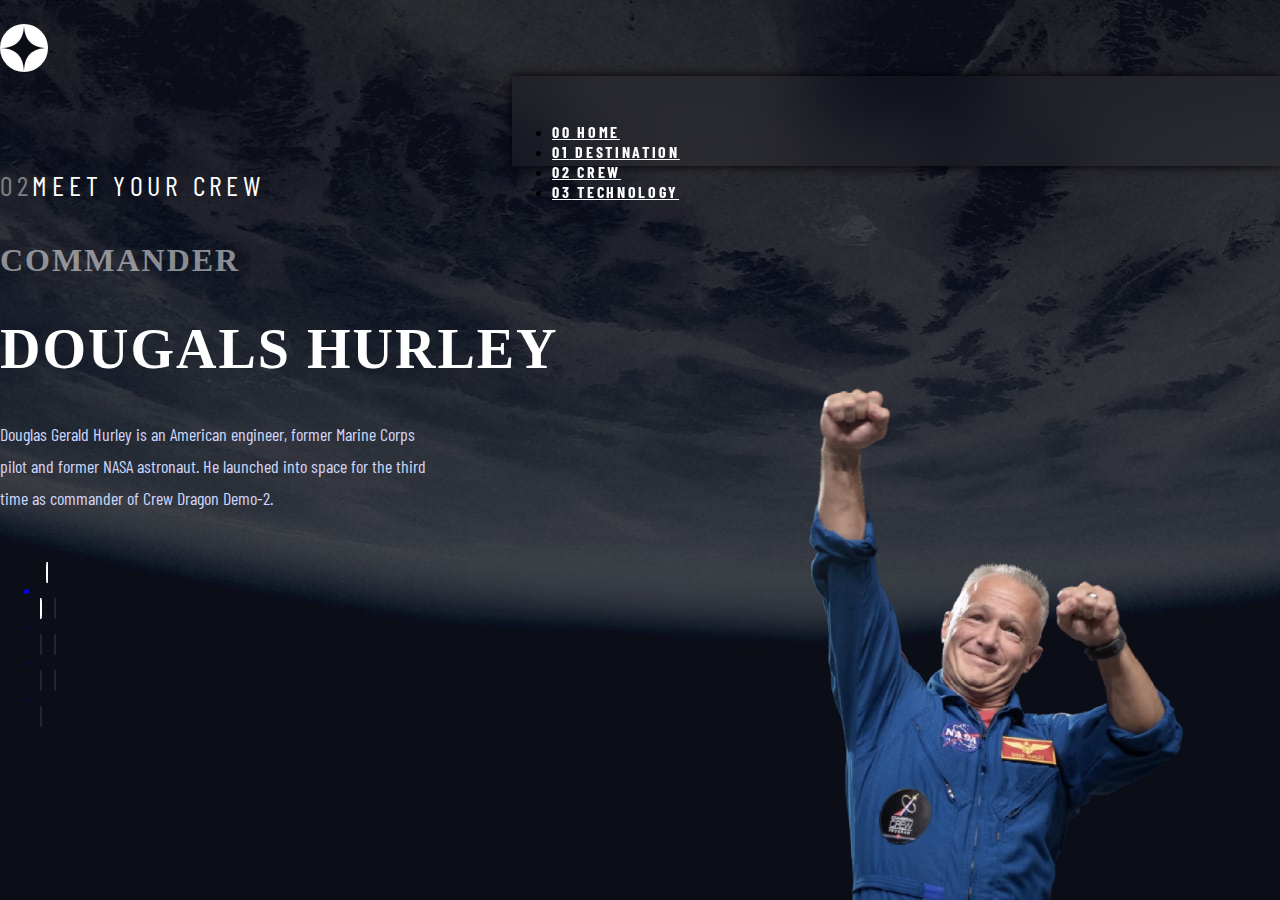
<file: crew-commander.html>
<!DOCTYPE html>
<html lang="en">
<head>
  <meta charset="UTF-8">
  <meta name="viewport" content="width=device-width, initial-scale=1.0">
  
  <link rel="icon" type="image/png" sizes="32x32" href="./assets/favicon-32x32.png">
  
  <title>Frontend Mentor | Space tourism website</title>
  <!--Bootstrap CSS only -->
  <link href="https://cdn.jsdelivr.net/npm/bootstrap@5.2.3/dist/css/bootstrap.min.css" rel="stylesheet" integrity="sha384-rbsA2VBKQhggwzxH7pPCaAqO46MgnOM80zW1RWuH61DGLwZJEdK2Kadq2F9CUG65" crossorigin="anonymous">
  <!-- CSS only -->
  <link rel="stylesheet" href="index.css">
  <!-- Font only -->
  <link rel="preconnect" href="https://fonts.googleapis.com">
  <link rel="preconnect" href="https://fonts.gstatic.com" crossorigin>
  <link href="https://fonts.googleapis.com/css2?family=Barlow+Condensed:wght@300&display=swap" rel="stylesheet">
</head>
<body>
  
  <div class="crewbackground">
    <!-- nav bar -->
    <nav class="navbar ">
      <div class="container-md navbar_above">
        <a href="#intro" class="navbar-brand">
          <img src="assets/shared/logo.svg" alt="">
        </a>
        
        <img src="assets/shared/icon-hamburger.svg" class="bar">
        
        
        <!-- <div class="longbar"></div> -->
        
        <div class=" mt-4 option">
          <ul class="d-flex column text-center list-unstyled  ">
            <li class="px-3  col-3"><a class="text-decoration-none push" href="index.html"><span class="d-none d-xl-inline">00</span> HOME</a></li>
            <li class="px-3  col-3"><a class="text-decoration-none push" href="destination-moon.html"><span class="d-none d-xl-inline">01</span> DESTINATION</a></li>
            <li class="px-3  col-3"><a class="text-decoration-none push" href="crew-commander.html"><span class="d-none d-xl-inline">02</span> CREW</a></li>
            <li class="px-3  col-3"><a class="text-decoration-none push" href="technology-vehicle.html"><span class="d-none d-xl-inline">03</span> TECHNOLOGY</a></li>
          </ul>
        </div>
        
        <div class="toggle_list ">
          <ul>
            <li><a href="index.html" >HOME</a></li>
            <hr class="line">
            <li><a href="destination-moon.html" >DESTINATION</a></li>
            <hr class="line">
            <li><a href="crew-commander.html" >CREW</a></li>
            <hr class="line">
            <li><a href="technology-vehicle.html" >TECHNOLOGY</a></li>
          </ul>
        </div>
      </div>
    </nav>
    
    <div>
      
    </div>

    <!-- text -->
    <div class="container">
      <div class="row text_margin  justify-content-around changedirection align-items-center">
        <div class="col-12 col-lg-6 text-lg-start text-center mt-lg-5 ">
          <p class="meet  text-center text-lg-start my-5 my-lg-0"><span class="line pe-4">02</span>MEET YOUR CREW</p>
          <div class="mt-5 mt-lg-0">
            <h2 class="career">COMMANDER</h2>
            <h1 class="name">DOUGALS HURLEY</h1>
            <p class="below_space text-width">Douglas Gerald Hurley is an American engineer, former Marine Corps pilot and former NASA astronaut. He launched into space for the third time as commander of Crew Dragon Demo-2.</p>
            
              <ul class="row list-unstyled justify-content-center justify-content-lg-start my-5 my-lg-0">
                <a href="crew-commander.html" class=" numberTabHover"><li ></li></a>
                <a href="crew-specialist.html" class="circle"><li ></li></a>
                <a href="crew-pilot.html" class="circle"><li ></li></a>
                <a href="crew-engineer.html" class="circle"><li ></li></a>
              </ul>
            
          </div>  
        </div>
        <div class="col-12 col-lg-6 profilecolumn text-center mt-5 mt-lg-0 bor">
          
          <img src="assets/crew/image-douglas-hurley.webp" class="profile">
          
        </div>
      </div>
    </div>
    
    
    
    
    
    
    <script src="https://cdn.jsdelivr.net/npm/bootstrap@5.2.3/dist/js/bootstrap.bundle.min.js" integrity="sha384-kenU1KFdBIe4zVF0s0G1M5b4hcpxyD9F7jL+jjXkk+Q2h455rYXK/7HAuoJl+0I4" crossorigin="anonymous"></script>
    <script src="index.js"></script>
  </body>
  </html>
</file>
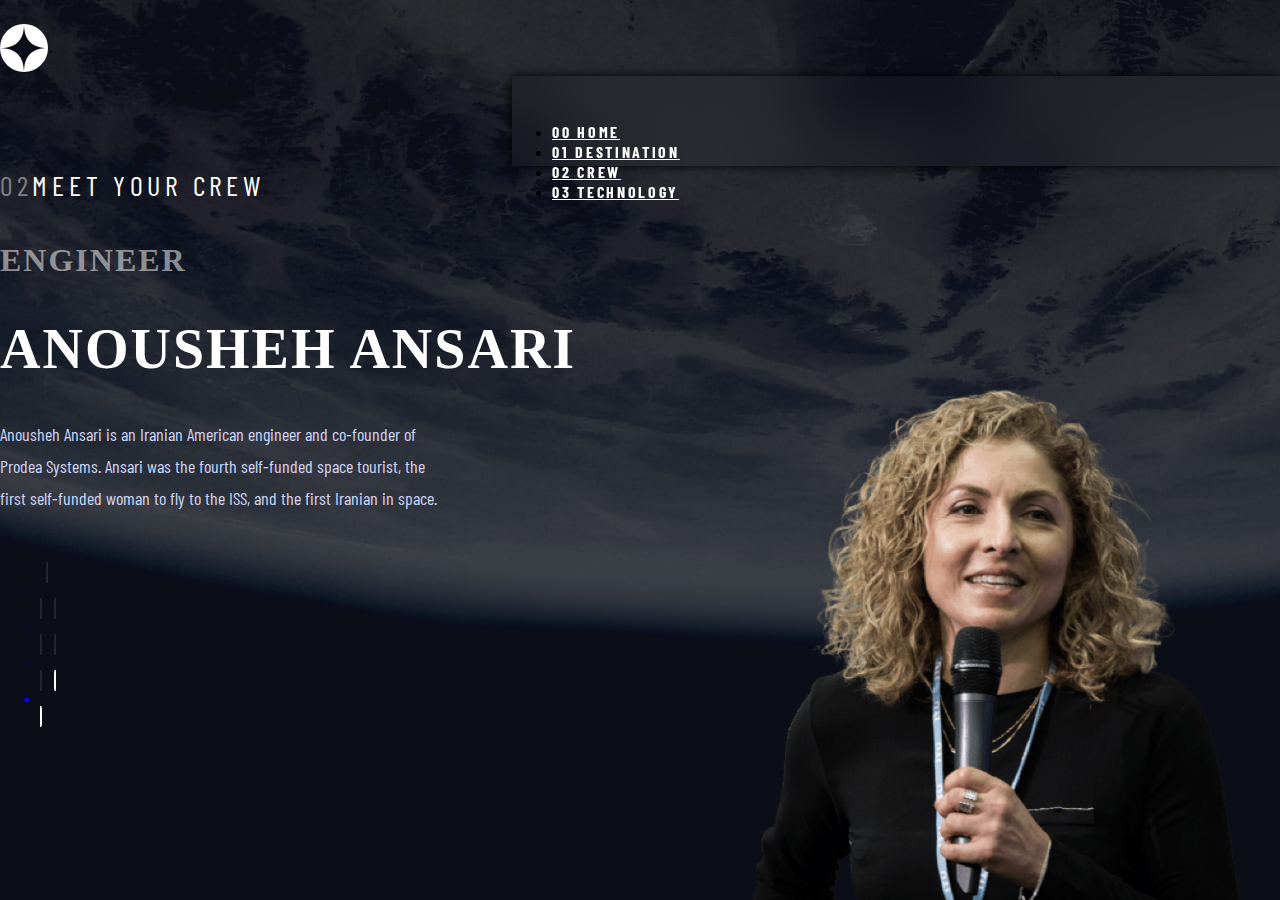
<file: crew-engineer.html>
<!DOCTYPE html>
<html lang="en">
<head>
  <meta charset="UTF-8">
  <meta name="viewport" content="width=device-width, initial-scale=1.0">
  
  <link rel="icon" type="image/png" sizes="32x32" href="./assets/favicon-32x32.png">
  
  <title>Frontend Mentor | Space tourism website</title>
  <!--Bootstrap CSS only -->
  <link href="https://cdn.jsdelivr.net/npm/bootstrap@5.2.3/dist/css/bootstrap.min.css" rel="stylesheet" integrity="sha384-rbsA2VBKQhggwzxH7pPCaAqO46MgnOM80zW1RWuH61DGLwZJEdK2Kadq2F9CUG65" crossorigin="anonymous">
  <!-- CSS only -->
  <link rel="stylesheet" href="index.css">
  <!-- Font only -->
  <link rel="preconnect" href="https://fonts.googleapis.com">
  <link rel="preconnect" href="https://fonts.gstatic.com" crossorigin>
  <link href="https://fonts.googleapis.com/css2?family=Barlow+Condensed:wght@300&display=swap" rel="stylesheet">
</head>
<body>
  
  <div class="crewbackground">
    <!-- nav bar -->
    <nav class="navbar ">
      <div class="container-md navbar_above">
        <a href="#intro" class="navbar-brand">
          <img src="assets/shared/logo.svg" alt="">
        </a>
        
        <img src="assets/shared/icon-hamburger.svg" class="bar">
        
        
        <!-- <div class="longbar"></div> -->
        
        <div class=" mt-4 option">
          <ul class="d-flex column text-center list-unstyled  ">
            <li class="px-3  col-3"><a class="text-decoration-none push" href="index.html"><span class="d-none d-xl-inline">00</span> HOME</a></li>
            <li class="px-3  col-3"><a class="text-decoration-none push" href="destination-moon.html"><span class="d-none d-xl-inline">01</span> DESTINATION</a></li>
            <li class="px-3  col-3"><a class="text-decoration-none push" href="crew-commander.html"><span class="d-none d-xl-inline">02</span> CREW</a></li>
            <li class="px-3  col-3"><a class="text-decoration-none push" href="technology-vehicle.html"><span class="d-none d-xl-inline">03</span> TECHNOLOGY</a></li>
          </ul>
        </div>
        
        <div class="toggle_list ">
          <ul>
            <li><a href="index.html" >HOME</a></li>
            <hr class="line">
            <li><a href="destination-moon.html" >DESTINATION</a></li>
            <hr class="line">
            <li><a href="crew-commander.html" >CREW</a></li>
            <hr class="line">
            <li><a href="technology-vehicle.html" >TECHNOLOGY</a></li>
          </ul>
        </div>
      </div>
    </nav>
    
    <div>
      
    </div>

    <!-- text -->
    <div class="container">
      <div class="row text_margin  justify-content-around changedirection align-items-center">
        <div class="col-12 col-lg-6 text-lg-start text-center mt-lg-5 ">
          <p class="meet  text-center text-lg-start my-5 my-lg-0"><span class="line pe-4">02</span>MEET YOUR CREW</p>
          <div class="mt-5 mt-lg-0">
            <h2 class="career">ENGINEER</h2>
            <h1 class="name">ANOUSHEH ANSARI</h1>
            <p class="below_space text-width">Anousheh Ansari is an Iranian American engineer and co-founder of Prodea Systems. Ansari was the fourth self-funded space tourist, the first self-funded woman to fly to the ISS, and the first Iranian in space. </p>
            
              <ul class="row list-unstyled justify-content-center justify-content-lg-start my-5 my-lg-0">
                <a href="crew-commander.html" class="circle"><li ></li></a>
                <a href="crew-specialist.html" class="circle"><li ></li></a>
                <a href="crew-pilot.html" class="circle"><li ></li></a>
                <a href="crew-engineer.html" class=" numberTabHover"><li ></li></a>
              </ul>
            
          </div>  
        </div>
        <div class="col-12 col-lg-6 profilecolumn text-center mt-5 mt-lg-0 bor">
          
          <img src="assets/crew/image-anousheh-ansari.png" class="profile">
          
        </div>
      </div>
    </div>
    
    
    
    
    
    
    <script src="https://cdn.jsdelivr.net/npm/bootstrap@5.2.3/dist/js/bootstrap.bundle.min.js" integrity="sha384-kenU1KFdBIe4zVF0s0G1M5b4hcpxyD9F7jL+jjXkk+Q2h455rYXK/7HAuoJl+0I4" crossorigin="anonymous"></script>
    <script src="index.js"></script>
  </body>
  </html>
</file>
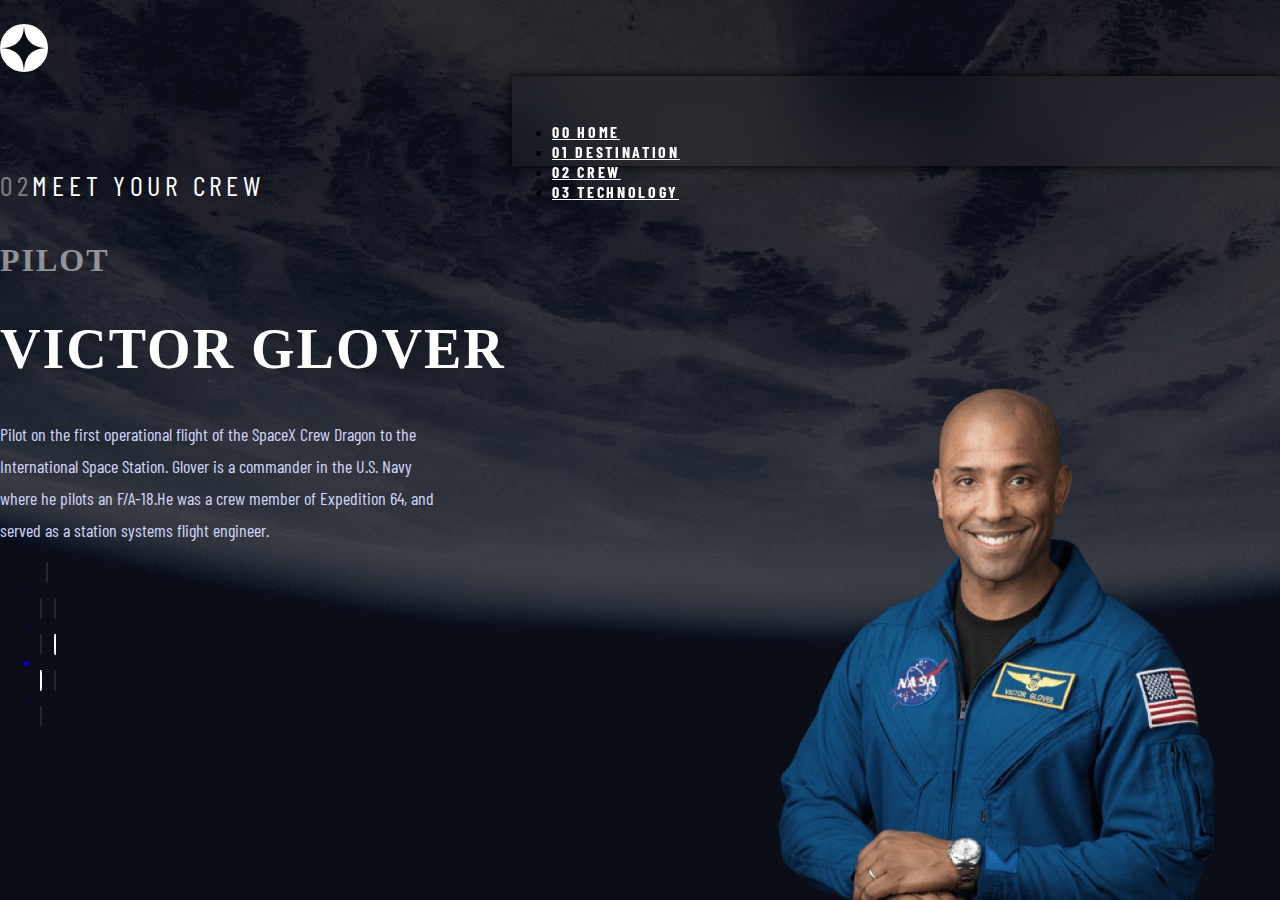
<file: crew-pilot.html>
<!DOCTYPE html>
<html lang="en">
<head>
  <meta charset="UTF-8">
  <meta name="viewport" content="width=device-width, initial-scale=1.0">
  
  <link rel="icon" type="image/png" sizes="32x32" href="./assets/favicon-32x32.png">
  
  <title>Frontend Mentor | Space tourism website</title>
  <!--Bootstrap CSS only -->
  <link href="https://cdn.jsdelivr.net/npm/bootstrap@5.2.3/dist/css/bootstrap.min.css" rel="stylesheet" integrity="sha384-rbsA2VBKQhggwzxH7pPCaAqO46MgnOM80zW1RWuH61DGLwZJEdK2Kadq2F9CUG65" crossorigin="anonymous">
  <!-- CSS only -->
  <link rel="stylesheet" href="index.css">
  <!-- Font only -->
  <link rel="preconnect" href="https://fonts.googleapis.com">
  <link rel="preconnect" href="https://fonts.gstatic.com" crossorigin>
  <link href="https://fonts.googleapis.com/css2?family=Barlow+Condensed:wght@300&display=swap" rel="stylesheet">
</head>
<body>
  
  <div class="crewbackground">
    <!-- nav bar -->
    <nav class="navbar ">
      <div class="container-md navbar_above">
        <a href="#intro" class="navbar-brand">
          <img src="assets/shared/logo.svg" alt="">
        </a>
        
        <img src="assets/shared/icon-hamburger.svg" class="bar">
        
        
        <!-- <div class="longbar"></div> -->
        
        <div class=" mt-4 option">
          <ul class="d-flex column text-center list-unstyled  ">
            <li class="px-3  col-3"><a class="text-decoration-none push" href="index.html"><span class="d-none d-xl-inline">00</span> HOME</a></li>
            <li class="px-3  col-3"><a class="text-decoration-none push" href="destination-moon.html"><span class="d-none d-xl-inline">01</span> DESTINATION</a></li>
            <li class="px-3  col-3"><a class="text-decoration-none push" href="crew-commander.html"><span class="d-none d-xl-inline">02</span> CREW</a></li>
            <li class="px-3  col-3"><a class="text-decoration-none push" href="technology-vehicle.html"><span class="d-none d-xl-inline">03</span> TECHNOLOGY</a></li>
          </ul>
        </div>
        
        <div class="toggle_list ">
          <ul>
            <li><a href="index.html" >HOME</a></li>
            <hr class="line">
            <li><a href="destination-moon.html" >DESTINATION</a></li>
            <hr class="line">
            <li><a href="crew-commander.html" >CREW</a></li>
            <hr class="line">
            <li><a href="technology-vehicle.html" >TECHNOLOGY</a></li>
          </ul>
        </div>
      </div>
    </nav>
    
    <div>
      
    </div>

    <!-- text -->
    <div class="container">
      <div class="row text_margin  justify-content-around changedirection align-items-center">
        <div class="col-12 col-lg-6 text-lg-start text-center mt-lg-5 ">
          <p class="meet  text-center text-lg-start my-5 my-lg-0"><span class="line pe-4">02</span>MEET YOUR CREW</p>
          <div class="mt-5 mt-lg-0">
            <h2 class="career">PILOT</h2>
            <h1 class="name">VICTOR GLOVER</h1>
            <p class="below_space text-width">Pilot on the first operational flight of the SpaceX Crew Dragon to the International Space Station. Glover is a commander in the U.S. Navy where he pilots an F/A-18.He was a crew member of Expedition 64, and served as a station systems flight engineer.</p>
            
              <ul class="row list-unstyled justify-content-center justify-content-lg-start my-5 my-lg-0">
                <a href="crew-commander.html" class="circle"><li ></li></a>
                <a href="crew-specialist.html" class="circle"><li ></li></a>
                <a href="crew-pilot.html" class="  numberTabHover"><li ></li></a>
                <a href="crew-engineer.html" class="circle"><li ></li></a>
              </ul>
            
          </div>  
        </div>
        <div class="col-12 col-lg-6 profilecolumn text-center mt-5 mt-lg-0 bor">
          
          <img src="assets/crew/image-victor-glover.png" class="profile">
          
        </div>
      </div>
    </div>
    
    
    
    
    
    
    <script src="https://cdn.jsdelivr.net/npm/bootstrap@5.2.3/dist/js/bootstrap.bundle.min.js" integrity="sha384-kenU1KFdBIe4zVF0s0G1M5b4hcpxyD9F7jL+jjXkk+Q2h455rYXK/7HAuoJl+0I4" crossorigin="anonymous"></script>
    <script src="index.js"></script>
  </body>
  </html>
</file>
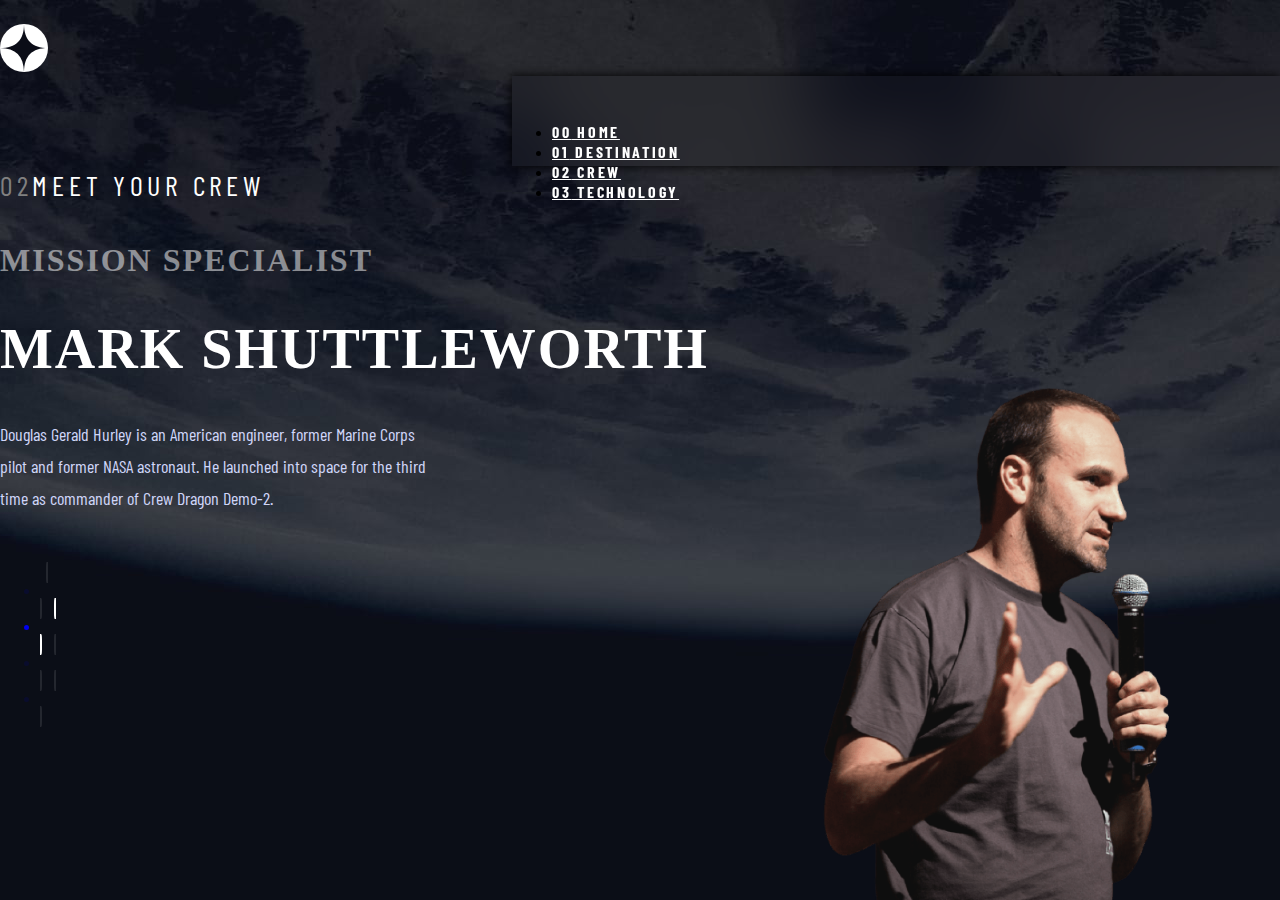
<file: crew-specialist.html>
<!DOCTYPE html>
<html lang="en">
<head>
  <meta charset="UTF-8">
  <meta name="viewport" content="width=device-width, initial-scale=1.0">
  
  <link rel="icon" type="image/png" sizes="32x32" href="./assets/favicon-32x32.png">
  
  <title>Frontend Mentor | Space tourism website</title>
  <!--Bootstrap CSS only -->
  <link href="https://cdn.jsdelivr.net/npm/bootstrap@5.2.3/dist/css/bootstrap.min.css" rel="stylesheet" integrity="sha384-rbsA2VBKQhggwzxH7pPCaAqO46MgnOM80zW1RWuH61DGLwZJEdK2Kadq2F9CUG65" crossorigin="anonymous">
  <!-- CSS only -->
  <link rel="stylesheet" href="index.css">
  <!-- Font only -->
  <link rel="preconnect" href="https://fonts.googleapis.com">
  <link rel="preconnect" href="https://fonts.gstatic.com" crossorigin>
  <link href="https://fonts.googleapis.com/css2?family=Barlow+Condensed:wght@300&display=swap" rel="stylesheet">
</head>
<body>
  
  <div class="crewbackground">
    <!-- nav bar -->
    <nav class="navbar ">
      <div class="container-md navbar_above">
        <a href="#intro" class="navbar-brand">
          <img src="assets/shared/logo.svg" alt="">
        </a>
        
        <img src="assets/shared/icon-hamburger.svg" class="bar">
        
        
        <!-- <div class="longbar"></div> -->
        
        <div class=" mt-4 option">
          <ul class="d-flex column text-center list-unstyled  ">
            <li class="px-3  col-3"><a class="text-decoration-none push" href="index.html"><span class="d-none d-xl-inline">00</span> HOME</a></li>
            <li class="px-3  col-3"><a class="text-decoration-none push" href="destination-moon.html"><span class="d-none d-xl-inline">01</span> DESTINATION</a></li>
            <li class="px-3  col-3"><a class="text-decoration-none push" href="crew-commander.html"><span class="d-none d-xl-inline">02</span> CREW</a></li>
            <li class="px-3  col-3"><a class="text-decoration-none push" href="technology-vehicle.html"><span class="d-none d-xl-inline">03</span> TECHNOLOGY</a></li>
          </ul>
        </div>
        
        <div class="toggle_list ">
          <ul>
            <li><a href="index.html" >HOME</a></li>
            <hr class="line">
            <li><a href="destination-moon.html" >DESTINATION</a></li>
            <hr class="line">
            <li><a href="crew-commander.html" >CREW</a></li>
            <hr class="line">
            <li><a href="technology-vehicle.html" >TECHNOLOGY</a></li>
          </ul>
        </div>
      </div>
    </nav>
    
    <div>
      
    </div>

    <!-- text -->
    <div class="container">
      <div class="row text_margin  justify-content-around changedirection ">
        <div class="col-12 col-lg-7 text-lg-start text-center mt-lg-5 ">
          <p class="meet  text-center text-lg-start my-5 my-lg-0"><span class="line pe-4">02</span>MEET YOUR CREW</p>
          <div class="mt-5 mt-lg-0">
            <h2 class="career">MISSION SPECIALIST</h2>
            <h1 class="name">MARK SHUTTLEWORTH</h1>
            <p class="below_space text-width">Douglas Gerald Hurley is an American engineer, former Marine Corps pilot and former NASA astronaut. He launched into space for the third time as commander of Crew Dragon Demo-2.</p>
            
              <ul class="row list-unstyled justify-content-center justify-content-lg-start my-5 my-lg-0">
                <a href="crew-commander.html" class="circle"><li ></li></a>
                <a href="crew-specialist.html" class="  numberTabHover"><li ></li></a>
                <a href="crew-pilot.html" class="circle"><li ></li></a>
                <a href="crew-engineer.html" class="circle"><li ></li></a>
              </ul>
            
          </div>  
        </div>
        <div class="col-12 col-lg-5 profilecolumn text-center mt-5 mt-lg-0 bor">
          
          <img src="assets/crew/image-mark-shuttleworth.png" class="profile">
          
        </div>
      </div>
    </div>
    
    
    
    
    
    
    <script src="https://cdn.jsdelivr.net/npm/bootstrap@5.2.3/dist/js/bootstrap.bundle.min.js" integrity="sha384-kenU1KFdBIe4zVF0s0G1M5b4hcpxyD9F7jL+jjXkk+Q2h455rYXK/7HAuoJl+0I4" crossorigin="anonymous"></script>
    <script src="index.js"></script>
  </body>
  </html>
</file>
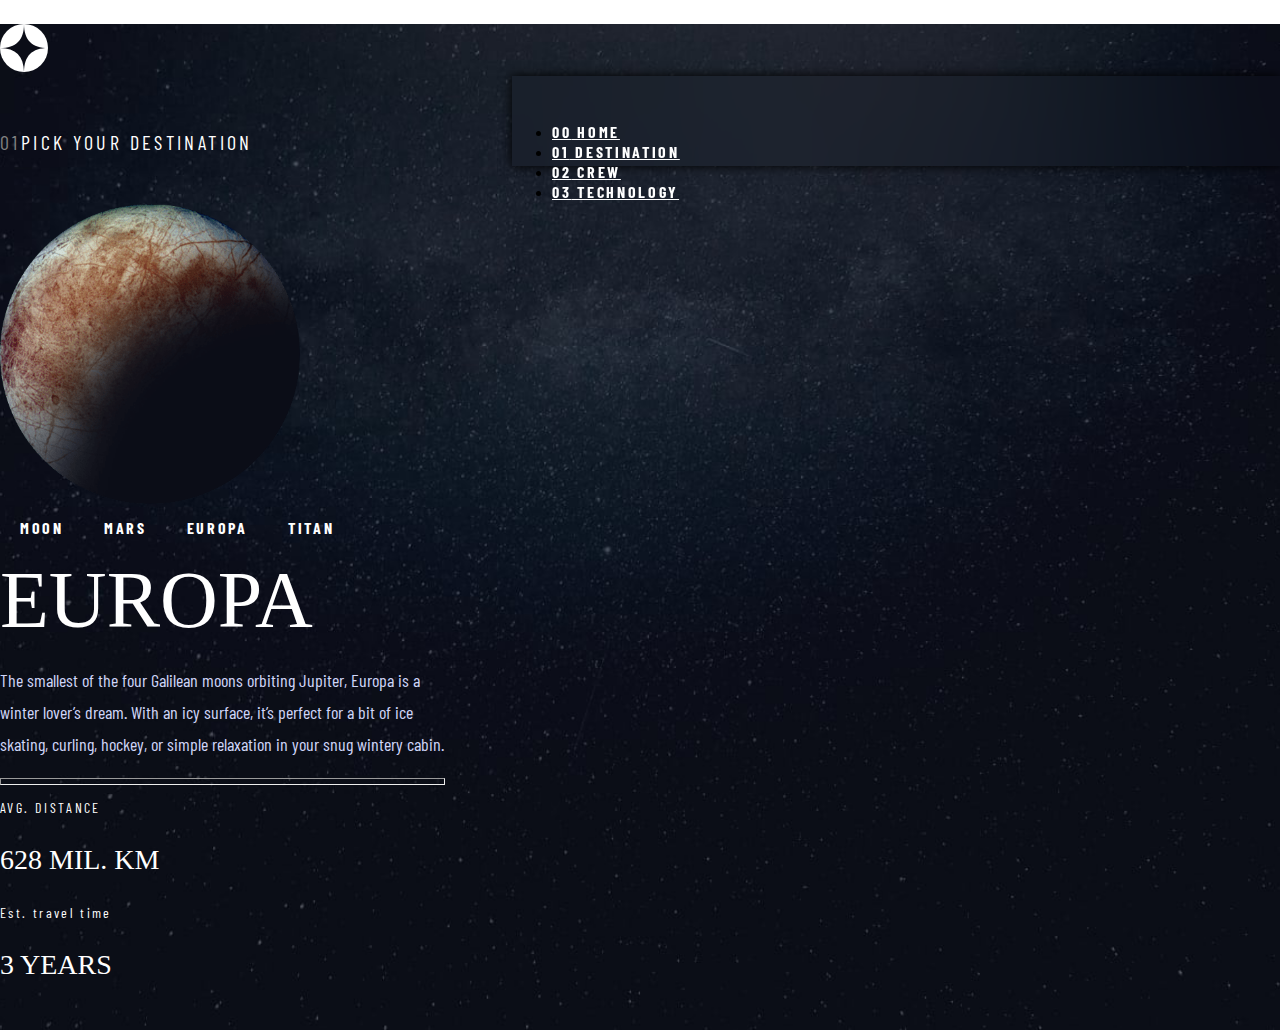
<file: destination-europa.html>
<!DOCTYPE html>
<html lang="en">
<head>
  <meta charset="UTF-8">
  <meta name="viewport" content="width=device-width, initial-scale=1.0">
  
  <link rel="icon" type="image/png" sizes="32x32" href="./assets/favicon-32x32.png">
  
  <title>Frontend Mentor | Space tourism website</title>
  <!--Bootstrap CSS only -->
  <link href="https://cdn.jsdelivr.net/npm/bootstrap@5.2.3/dist/css/bootstrap.min.css" rel="stylesheet" integrity="sha384-rbsA2VBKQhggwzxH7pPCaAqO46MgnOM80zW1RWuH61DGLwZJEdK2Kadq2F9CUG65" crossorigin="anonymous">
  <!-- CSS only -->
  <link rel="stylesheet" href="index.css">
  <!-- Font only -->
  <link rel="preconnect" href="https://fonts.googleapis.com">
  <link rel="preconnect" href="https://fonts.gstatic.com" crossorigin>
  <link href="https://fonts.googleapis.com/css2?family=Barlow+Condensed:wght@300&display=swap" rel="stylesheet">
</head>
<body>
  
  <div class="destinationbackground">
    <!-- nav bar -->
    <nav class="navbar ">
      <div class="container-md navbar_above">
        <a href="#intro" class="navbar-brand">
          <img src="assets/shared/logo.svg" alt="">
        </a>
        
        <img src="assets/shared/icon-hamburger.svg" class="bar">
        
        
        <!-- <div class="longbar"></div> -->
        
        <div class=" mt-4 option">
          <ul class="d-flex column text-center list-unstyled  ">
            <li class="px-3  col-3"><a class="text-decoration-none push" href="index.html"><span class="d-none d-xl-inline">00</span> HOME</a></li>
            <li class="px-3  col-3"><a class="text-decoration-none push" href="destination-moon.html"><span class="d-none d-xl-inline">01</span> DESTINATION</a></li>
            <li class="px-3  col-3"><a class="text-decoration-none push" href="crew-commander.html"><span class="d-none d-xl-inline">02</span> CREW</a></li>
            <li class="px-3  col-3"><a class="text-decoration-none push" href="technology-vehicle.html"><span class="d-none d-xl-inline">03</span> TECHNOLOGY</a></li>
          </ul>
        </div>
        
        <div class="toggle_list ">
          <ul>
            <li><a href="index.html" >HOME</a></li>
            <hr class="line">
            <li><a href="destination-moon.html" >DESTINATION</a></li>
            <hr class="line">
            <li><a href="crew-commander.html" >CREW</a></li>
            <hr class="line">
            <li><a href="technology-vehicle.html" >TECHNOLOGY</a></li>
          </ul>
        </div>
      </div>
    </nav>
    
    <div>
      <p class="pick  container-xxl text-center text-lg-start"><span class="line pe-4">01</span>PICK YOUR DESTINATION</p>
    </div>

    <!-- text -->
    <div class="container">
      <div class="row  justify-content-around text_margin_destination">
        <div class="col-lg-6 text-center">
          <img src="assets/destination/image-europa.png" class="moon mt-4 my-4 my-lg-0">
        </div>
        <div class="col-lg-6 tabsmenu text-lg-start text-center my-4 my-lg-0">
          <ul class="destitab container-md"></ul>
          <div class="slidebar"></div>
          <div class="space moonpone my-4">EUROPA</div>
          <p class="below_space">The smallest of the four Galilean moons orbiting Jupiter, Europa is a winter lover’s dream. With an icy surface, it’s perfect for a bit of ice skating, curling, hockey, or simple relaxation in your snug wintery cabin.</p>
          <hr class="line">
          <div class="row justify-content-around"> 
            <div class="col-lg-5 col-12 col-sm-6">
              <p class="subHeading2">AVG. DISTANCE</p>
              <p class="subHeading1">628 MIL. KM</p>
            </div>
            <div class="col-lg-7 col-12 col-sm-6">
              <p class="subHeading2">Est. travel time</p>
              <p class="subHeading1">3 YEARS</p>
            </div>
          </div>
        </div>
      </div>
    </div>
    
    
    
    
    
    
    <script src="https://cdn.jsdelivr.net/npm/bootstrap@5.2.3/dist/js/bootstrap.bundle.min.js" integrity="sha384-kenU1KFdBIe4zVF0s0G1M5b4hcpxyD9F7jL+jjXkk+Q2h455rYXK/7HAuoJl+0I4" crossorigin="anonymous"></script>
    <script src="index.js"></script>
  </body>
  </html>
</file>
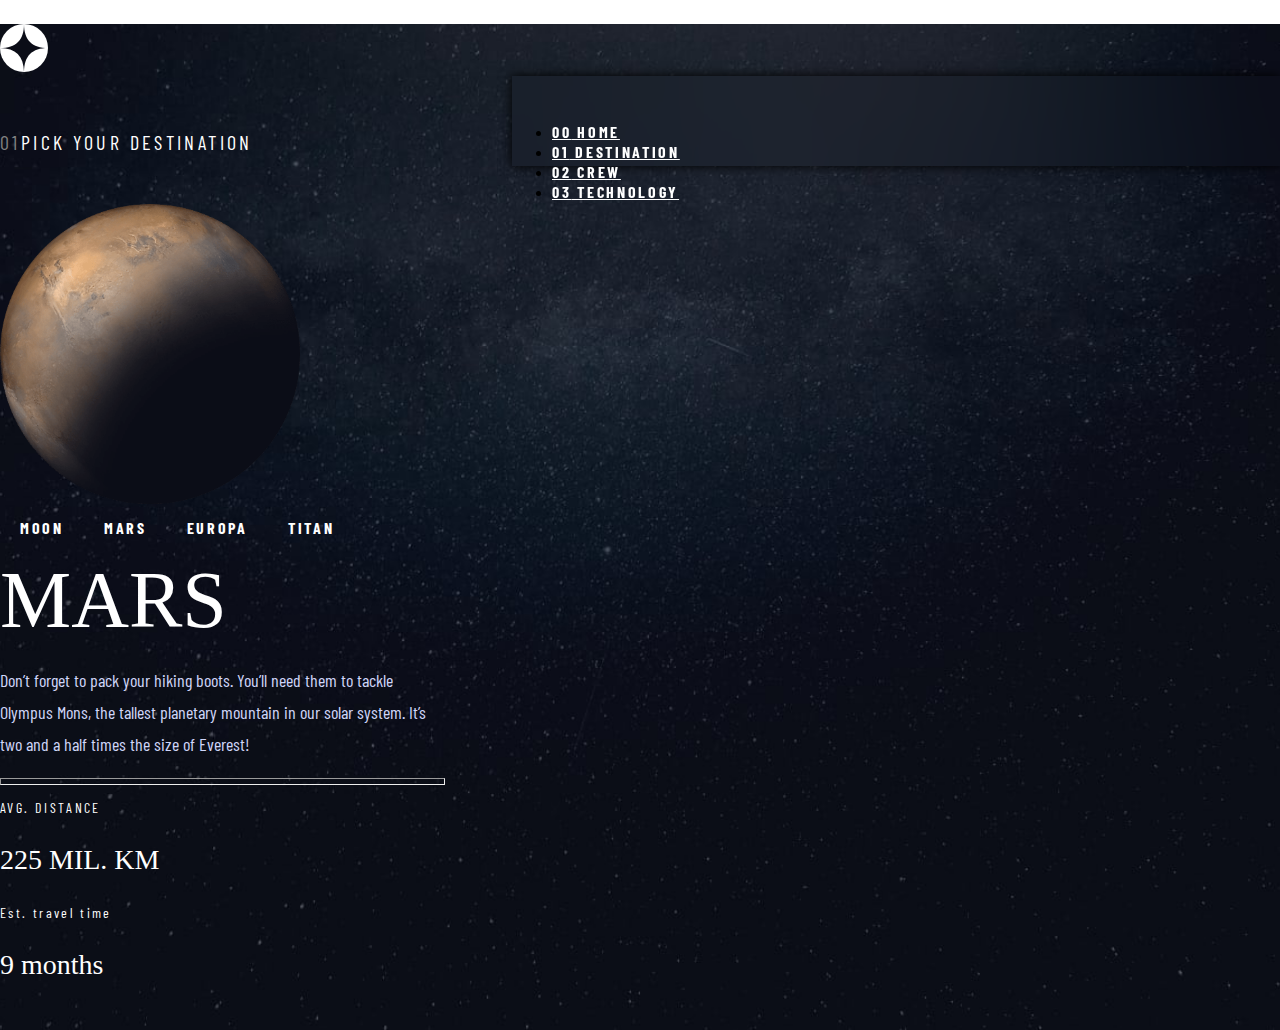
<file: destination-mars.html>
<!DOCTYPE html>
<html lang="en">
<head>
  <meta charset="UTF-8">
  <meta name="viewport" content="width=device-width, initial-scale=1.0">
  
  <link rel="icon" type="image/png" sizes="32x32" href="./assets/favicon-32x32.png">
  
  <title>Frontend Mentor | Space tourism website</title>
  <!--Bootstrap CSS only -->
  <link href="https://cdn.jsdelivr.net/npm/bootstrap@5.2.3/dist/css/bootstrap.min.css" rel="stylesheet" integrity="sha384-rbsA2VBKQhggwzxH7pPCaAqO46MgnOM80zW1RWuH61DGLwZJEdK2Kadq2F9CUG65" crossorigin="anonymous">
  <!-- CSS only -->
  <link rel="stylesheet" href="index.css">
  <!-- Font only -->
  <link rel="preconnect" href="https://fonts.googleapis.com">
  <link rel="preconnect" href="https://fonts.gstatic.com" crossorigin>
  <link href="https://fonts.googleapis.com/css2?family=Barlow+Condensed:wght@300&display=swap" rel="stylesheet">
</head>
<body>
  
  <div class="destinationbackground">
    <!-- nav bar -->
    <nav class="navbar ">
      <div class="container-md navbar_above">
        <a href="#intro" class="navbar-brand">
          <img src="assets/shared/logo.svg" alt="">
        </a>
        
        <img src="assets/shared/icon-hamburger.svg" class="bar">
        
        
        <!-- <div class="longbar"></div> -->
        
        <div class=" mt-4 option">
          <ul class="d-flex column text-center list-unstyled  ">
            <li class="px-3  col-3"><a class="text-decoration-none push" href="index.html"><span class="d-none d-xl-inline">00</span> HOME</a></li>
            <li class="px-3  col-3"><a class="text-decoration-none push" href="destination-moon.html"><span class="d-none d-xl-inline">01</span> DESTINATION</a></li>
            <li class="px-3  col-3"><a class="text-decoration-none push" href="crew-commander.html"><span class="d-none d-xl-inline">02</span> CREW</a></li>
            <li class="px-3  col-3"><a class="text-decoration-none push" href="technology-vehicle.html"><span class="d-none d-xl-inline">03</span> TECHNOLOGY</a></li>
          </ul>
        </div>
        
        <div class="toggle_list ">
          <ul>
            <li><a href="index.html" >HOME</a></li>
            <hr class="line">
            <li><a href="destination-moon.html" >DESTINATION</a></li>
            <hr class="line">
            <li><a href="crew-commander.html" >CREW</a></li>
            <hr class="line">
            <li><a href="technology-vehicle.html" >TECHNOLOGY</a></li>
          </ul>
        </div>
      </div>
    </nav>
    
    <div>
      <p class="pick  container-xxl text-center text-lg-start "><span class="line pe-4">01</span>PICK YOUR DESTINATION</p>
    </div>

    <!-- text -->
    <div class="container">
      <div class="row  justify-content-around text_margin_destination">
        <div class="col-lg-6 text-center">
          <img src="assets/destination/image-mars.png" class="moon mt-4 my-4 my-lg-0">
        </div>
        <div class="col-lg-6 tabsmenu text-lg-start text-center my-4 my-lg-0">
          <ul class="destitab container-md"></ul>
          <div class="slidebar"></div>
          <div class="space moonpone my-4">MARS</div>
          <p class="below_space">Don’t forget to pack your hiking boots. You’ll need them to tackle Olympus Mons, the tallest planetary mountain in our solar system. It’s two and a half times the size of Everest!</p>
          <hr class="line">
          <div class="row justify-content-around"> 
            <div class="col-lg-5 col-12 col-sm-6">
              <p class="subHeading2">AVG. DISTANCE</p>
              <p class="subHeading1">225 MIL. KM</p>
            </div>
            <div class="col-lg-7 col-12 col-sm-6">
              <p class="subHeading2">Est. travel time</p>
              <p class="subHeading1">9 months</p>
            </div>
          </div>
        </div>
      </div>
    </div>
    
    
    
    
    
    
    <script src="https://cdn.jsdelivr.net/npm/bootstrap@5.2.3/dist/js/bootstrap.bundle.min.js" integrity="sha384-kenU1KFdBIe4zVF0s0G1M5b4hcpxyD9F7jL+jjXkk+Q2h455rYXK/7HAuoJl+0I4" crossorigin="anonymous"></script>
    <script src="index.js"></script>
  </body>
  </html>
</file>
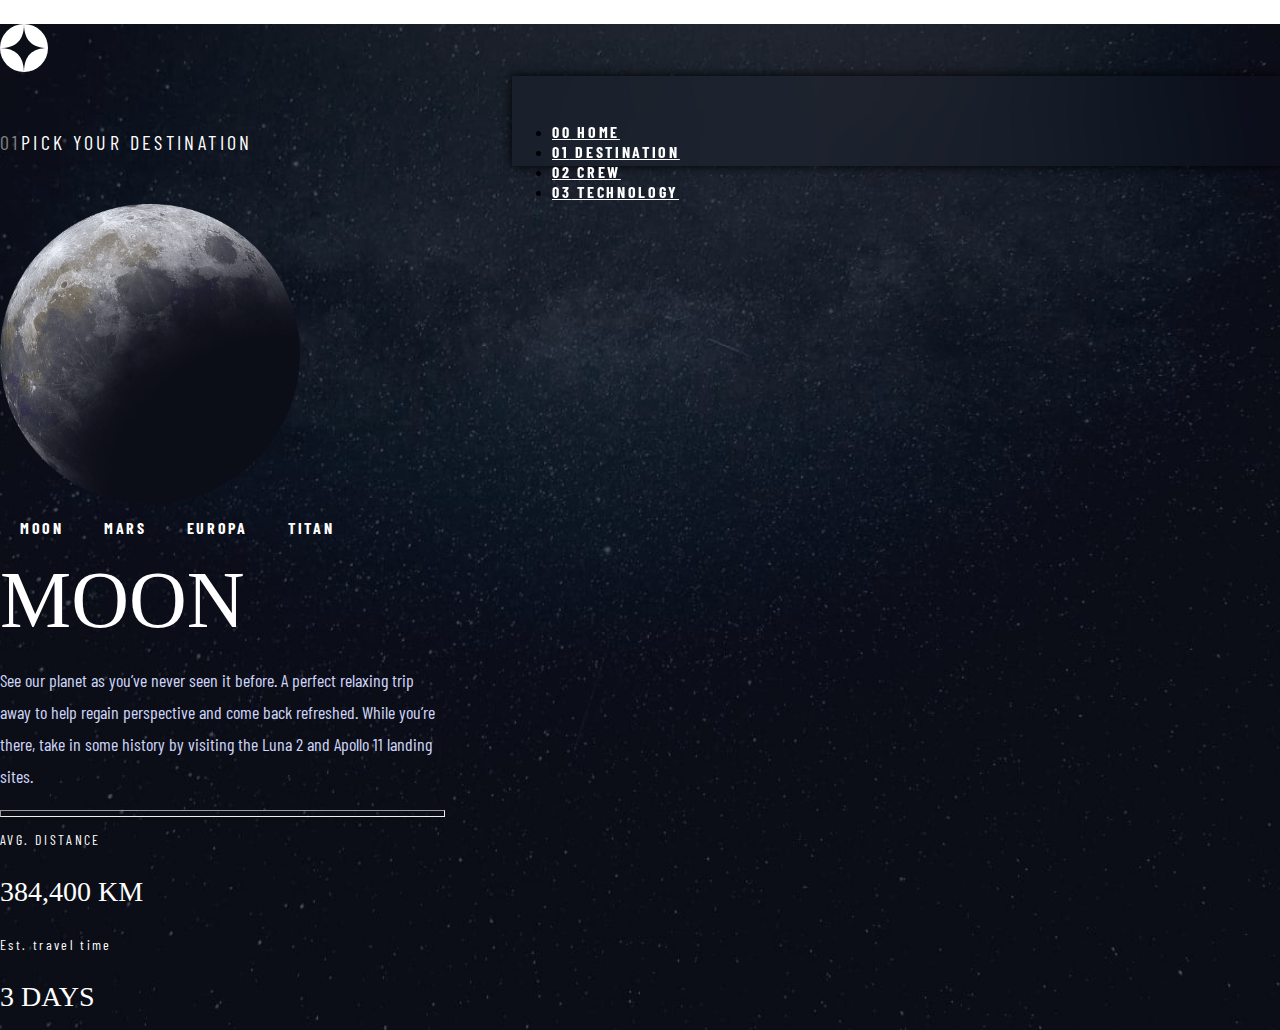
<file: destination-moon.html>
<!DOCTYPE html>
<html lang="en">
<head>
  <meta charset="UTF-8">
  <meta name="viewport" content="width=device-width, initial-scale=1.0">
  
  <link rel="icon" type="image/png" sizes="32x32" href="./assets/favicon-32x32.png">
  
  <title>Frontend Mentor | Space tourism website</title>
  <!--Bootstrap CSS only -->
  <link href="https://cdn.jsdelivr.net/npm/bootstrap@5.2.3/dist/css/bootstrap.min.css" rel="stylesheet" integrity="sha384-rbsA2VBKQhggwzxH7pPCaAqO46MgnOM80zW1RWuH61DGLwZJEdK2Kadq2F9CUG65" crossorigin="anonymous">
  <!-- CSS only -->
  <link rel="stylesheet" href="index.css">
  <!-- Font only -->
  <link rel="preconnect" href="https://fonts.googleapis.com">
  <link rel="preconnect" href="https://fonts.gstatic.com" crossorigin>
  <link href="https://fonts.googleapis.com/css2?family=Barlow+Condensed:wght@300&display=swap" rel="stylesheet">
</head>
<body>
  
  <div class="destinationbackground">
    <!-- nav bar -->
    <nav class="navbar ">
      <div class="container-md navbar_above">
        <a href="#intro" class="navbar-brand">
          <img src="assets/shared/logo.svg" alt="">
        </a>
        
        <img src="assets/shared/icon-hamburger.svg" class="bar">
        
        
        <!-- <div class="longbar"></div> -->
        
        <div class=" mt-4 option">
          <ul class="d-flex column text-center list-unstyled  ">
            <li class="px-3  col-3"><a class="text-decoration-none push" href="index.html"><span class="d-none d-xl-inline">00</span> HOME</a></li>
            <li class="px-3  col-3"><a class="text-decoration-none push" href="destination-moon.html"><span class="d-none d-xl-inline">01</span> DESTINATION</a></li>
            <li class="px-3  col-3"><a class="text-decoration-none push" href="crew-commander.html"><span class="d-none d-xl-inline">02</span> CREW</a></li>
            <li class="px-3  col-3"><a class="text-decoration-none push" href="technology-vehicle.html"><span class="d-none d-xl-inline">03</span> TECHNOLOGY</a></li>
          </ul>
        </div>
        
        <div class="toggle_list ">
          <ul>
            <li><a href="index.html" >HOME</a></li>
            <hr class="line">
            <li><a href="destination-moon.html" >DESTINATION</a></li>
            <hr class="line">
            <li><a href="crew-commander.html" >CREW</a></li>
            <hr class="line">
            <li><a href="technology-vehicle.html" >TECHNOLOGY</a></li>
          </ul>
        </div>
      </div>
    </nav>
    
    <div>
      <p class="pick  container-xxl text-center text-lg-start"><span class="line pe-4">01</span>PICK YOUR DESTINATION</p>
    </div>

    <!-- text -->
    <div class="container">
      <div class="row  justify-content-around text_margin_destination">
        <div class="col-lg-6 text-center">
          <img src="assets/destination/image-moon.png" class="moon mt-5 my-4 my-lg-0">
        </div>
        <div class="col-lg-6 tabsmenu text-lg-start text-center my-4 my-lg-0">
          <ul class="destitab container-md"></ul>
          <div class="slidebar"></div>
          <div class="space moonpone my-4">MOON</div>
          <p class="below_space">See our planet as you’ve never seen it before. A perfect relaxing trip away to help regain perspective and come back refreshed. While you’re there, take in some history by visiting the Luna 2 and Apollo 11 landing sites.</p>
          <hr class="line">
          <div class="row justify-content-around"> 
            <div class="col-lg-5 col-12 col-sm-6">
              <p class="subHeading2">AVG. DISTANCE</p>
              <p class="subHeading1">384,400 KM</p>
            </div>
            <div class="col-lg-7 col-12 col-sm-6">
              <p class="subHeading2">Est. travel time</p>
              <p class="subHeading1">3 DAYS</p>
            </div>
          </div>
        </div>
      </div>
    </div>
    
    
    
    
    
    
    <script src="https://cdn.jsdelivr.net/npm/bootstrap@5.2.3/dist/js/bootstrap.bundle.min.js" integrity="sha384-kenU1KFdBIe4zVF0s0G1M5b4hcpxyD9F7jL+jjXkk+Q2h455rYXK/7HAuoJl+0I4" crossorigin="anonymous"></script>
    <script src="index.js"></script>
  </body>
  </html>
</file>
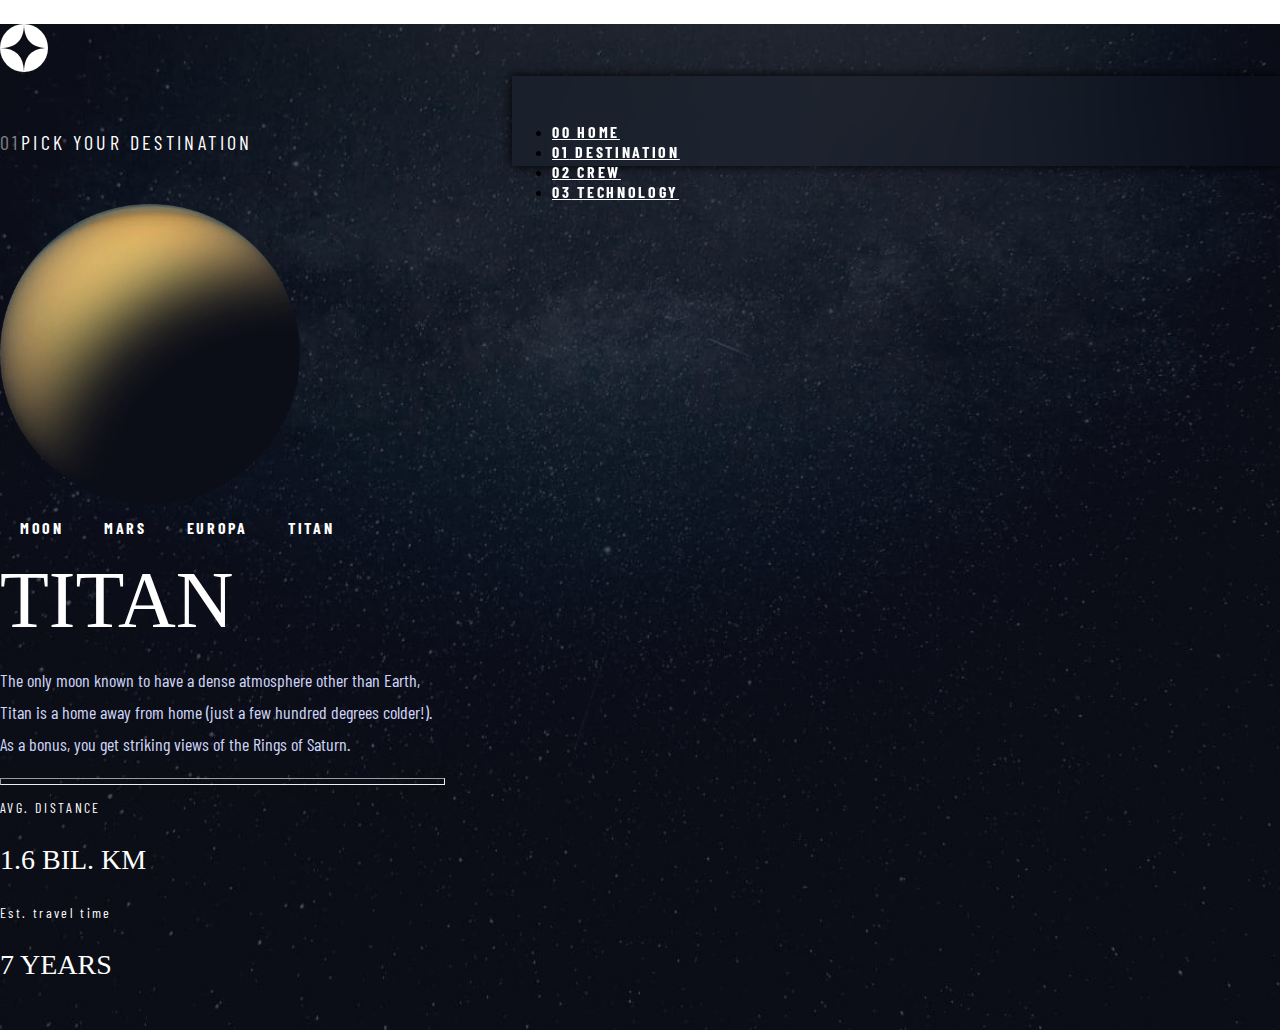
<file: destination-titan.html>
<!DOCTYPE html>
<html lang="en">
<head>
  <meta charset="UTF-8">
  <meta name="viewport" content="width=device-width, initial-scale=1.0">
  
  <link rel="icon" type="image/png" sizes="32x32" href="./assets/favicon-32x32.png">
  
  <title>Frontend Mentor | Space tourism website</title>
  <!--Bootstrap CSS only -->
  <link href="https://cdn.jsdelivr.net/npm/bootstrap@5.2.3/dist/css/bootstrap.min.css" rel="stylesheet" integrity="sha384-rbsA2VBKQhggwzxH7pPCaAqO46MgnOM80zW1RWuH61DGLwZJEdK2Kadq2F9CUG65" crossorigin="anonymous">
  <!-- CSS only -->
  <link rel="stylesheet" href="index.css">
  <!-- Font only -->
  <link rel="preconnect" href="https://fonts.googleapis.com">
  <link rel="preconnect" href="https://fonts.gstatic.com" crossorigin>
  <link href="https://fonts.googleapis.com/css2?family=Barlow+Condensed:wght@300&display=swap" rel="stylesheet">
</head>
<body>
  
  <div class="destinationbackground">
    <!-- nav bar -->
    <nav class="navbar ">
      <div class="container-md navbar_above">
        <a href="#intro" class="navbar-brand">
          <img src="assets/shared/logo.svg" alt="">
        </a>
        
        <img src="assets/shared/icon-hamburger.svg" class="bar">
        
        
        <!-- <div class="longbar"></div> -->
        
        <div class=" mt-4 option">
          <ul class="d-flex column text-center list-unstyled  ">
            <li class="px-3  col-3"><a class="text-decoration-none push" href="index.html"><span class="d-none d-xl-inline">00</span> HOME</a></li>
            <li class="px-3  col-3"><a class="text-decoration-none push" href="destination-moon.html"><span class="d-none d-xl-inline">01</span> DESTINATION</a></li>
            <li class="px-3  col-3"><a class="text-decoration-none push" href="crew-commander.html"><span class="d-none d-xl-inline">02</span> CREW</a></li>
            <li class="px-3  col-3"><a class="text-decoration-none push" href="technology-vehicle.html"><span class="d-none d-xl-inline">03</span> TECHNOLOGY</a></li>
          </ul>
        </div>
        
        <div class="toggle_list ">
          <ul>
            <li><a href="index.html" >HOME</a></li>
            <hr class="line">
            <li><a href="destination-moon.html" >DESTINATION</a></li>
            <hr class="line">
            <li><a href="crew-commander.html" >CREW</a></li>
            <hr class="line">
            <li><a href="technology-vehicle.html" >TECHNOLOGY</a></li>
          </ul>
        </div>
      </div>
    </nav>
    
    <div>
      <p class="pick  container-xxl text-center text-lg-start"><span class="line pe-4">01</span>PICK YOUR DESTINATION</p>
    </div>

    <!-- text -->
    <div class="container">
      <div class="row  justify-content-around text_margin_destination">
        <div class="col-lg-6 text-center">
          <img src="assets/destination/image-titan.png" class="moon mt-4 my-4 my-lg-0">
        </div>
        <div class="col-lg-6 tabsmenu text-lg-start text-center my-4 my-lg-0">
          <ul class="destitab container-md"></ul>
          <div class="slidebar"></div>
          <div class="space moonpone my-4">TITAN</div>
          <p class="below_space">The only moon known to have a dense atmosphere other than Earth, Titan is a home away from home (just a few hundred degrees colder!). As a bonus, you get striking views of the Rings of Saturn.</p>
          <hr class="line">
          <div class="row justify-content-around"> 
            <div class="col-lg-5 col-12 col-sm-6">
              <p class="subHeading2">AVG. DISTANCE</p>
              <p class="subHeading1">1.6 BIL. KM</p>
            </div>
            <div class="col-lg-7 col-12 col-sm-6">
              <p class="subHeading2">Est. travel time</p>
              <p class="subHeading1">7 YEARS</p>
            </div>
          </div>
        </div>
      </div>
    </div>
    
    
    
    
    
    
    <script src="https://cdn.jsdelivr.net/npm/bootstrap@5.2.3/dist/js/bootstrap.bundle.min.js" integrity="sha384-kenU1KFdBIe4zVF0s0G1M5b4hcpxyD9F7jL+jjXkk+Q2h455rYXK/7HAuoJl+0I4" crossorigin="anonymous"></script>
    <script src="index.js"></script>
  </body>
  </html>
</file>
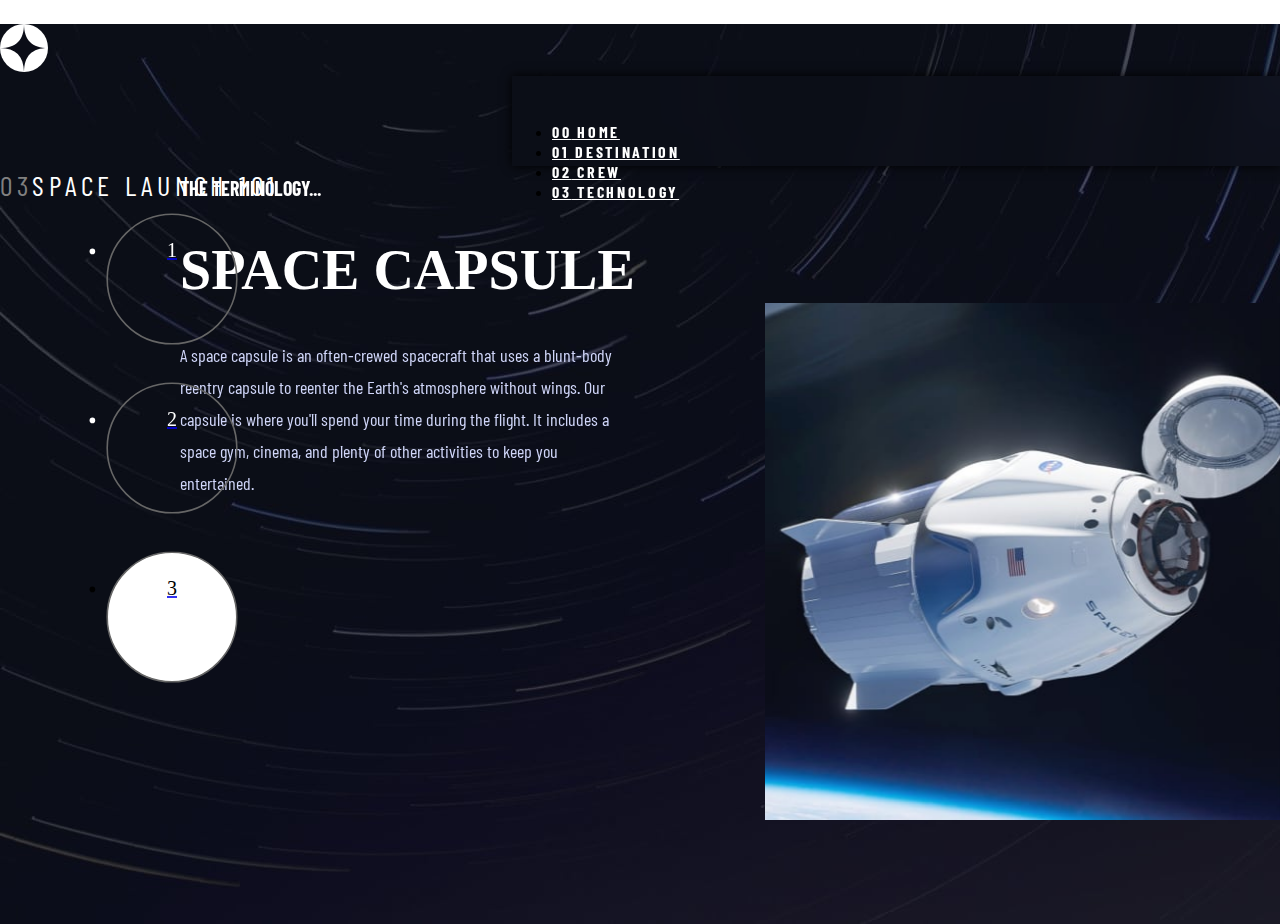
<file: technology-capsule.html>
<!DOCTYPE html>
<html lang="en">
<head>
  <meta charset="UTF-8">
  <meta name="viewport" content="width=device-width, initial-scale=1.0">
  
  <link rel="icon" type="image/png" sizes="32x32" href="./assets/favicon-32x32.png">
  
  <title>Frontend Mentor | Space tourism website</title>
  <!--Bootstrap CSS only -->
  <link href="https://cdn.jsdelivr.net/npm/bootstrap@5.2.3/dist/css/bootstrap.min.css" rel="stylesheet" integrity="sha384-rbsA2VBKQhggwzxH7pPCaAqO46MgnOM80zW1RWuH61DGLwZJEdK2Kadq2F9CUG65" crossorigin="anonymous">
  <!-- CSS only -->
  <link rel="stylesheet" href="index.css">
  <!-- Font only -->
  <link rel="preconnect" href="https://fonts.googleapis.com">
  <link rel="preconnect" href="https://fonts.gstatic.com" crossorigin>
  <link href="https://fonts.googleapis.com/css2?family=Barlow+Condensed:wght@300&display=swap" rel="stylesheet">
</head>
<body>
  
  <div class="technologybackground">
    <!-- nav bar -->
    <nav class="navbar ">
      <div class="container-md navbar_above">
        <a href="#intro" class="navbar-brand">
          <img src="assets/shared/logo.svg" alt="">
        </a>
        
        <img src="assets/shared/icon-hamburger.svg" class="bar">
        
        
        <!-- <div class="longbar"></div> -->
        
        <div class=" mt-4 option">
          <ul class="d-flex column text-center list-unstyled  ">
            <li class="px-3  col-3"><a class="text-decoration-none push" href="index.html"><span class="d-none d-xl-inline">00</span> HOME</a></li>
            <li class="px-3  col-3"><a class="text-decoration-none push" href="destination-moon.html"><span class="d-none d-xl-inline">01</span> DESTINATION</a></li>
            <li class="px-3  col-3"><a class="text-decoration-none push" href="crew-commander.html"><span class="d-none d-xl-inline">02</span> CREW</a></li>
            <li class="px-3  col-3"><a class="text-decoration-none push" href="technology-vehicle.html"><span class="d-none d-xl-inline">03</span> TECHNOLOGY</a></li>
          </ul>
        </div>
        
        <div class="toggle_list">
          <ul>
            <li><a href="index.html" >HOME</a></li>
            <hr class="line">
            <li><a href="destination-moon.html" >DESTINATION</a></li>
            <hr class="line">
            <li><a href="crew-commander.html" >CREW</a></li>
            <hr class="line">
            <li><a href="technology-vehicle.html" >TECHNOLOGY</a></li>
          </ul>
        </div>
      </div>
    </nav>
    
    
    
    <!-- text -->
    <div class="contianer">
      <p class="meet text-md-start text-center my-5 my-lg-0"><span class="line pe-4">03</span>SPACE LAUNCH 101</p>
      <div class="row text_margin justify-content-around  align-items-center reverse ">
        
        <div class=" col-12 col-lg-6 text-lg-start text-center mt-lg-5 ">
          <div class="left my-0 my-md-5 my-lg-0">
            <ul class=" list-unstyled justify-content-center postpone1 my-0 my-md-3 ">
              <a href="technology-vehicle.html" class="text-decoration-none text-secondary"><li class="ball">1</li></a>
              <a href="technology-spaceport.html" class="text-decoration-none text-secondary"><li class="ball">2</li></a>
              <a href="technology-capsule.html" class="text-decoration-none text-secondary"><li class="ballhover">3</li></a>
            </ul>
            <h2 class="ter my-3 my-lg-0">THE TERMINOLOGY...</h2>
            <h1 class="launch my-3 my-lg-0">SPACE CAPSULE</h1>
            <p class="below_space text-width my-3 my-lg-0 hello">A space capsule is an often-crewed spacecraft that uses a blunt-body reentry capsule to reenter the Earth's atmosphere without wings. Our capsule is where you'll spend your time during the flight. It includes a space gym, cinema, and plenty of other activities to keep you entertained.</p>
            <ul class="list-unstyled postpone">
              <a href="technology-vehicle.html" class="text-decoration-none text-secondary"><li class="ball">1</li></a>
              <a href="technology-spaceport.html" class="text-decoration-none text-secondary"><li class="ball">2</li></a>
              <a href="technology-capsule.html" class="text-decoration-none text-secondary"><li class="ballhover">3</li></a>
            </ul>
          </div>
          
        </div>
        <div class="col-12 col-lg-6">
          <img src="assets/technology/image-space-capsule-portrait.jpg" class="spacephoto">
          <img src="assets/technology/image-space-capsule-landscape.jpg" class="spacephoto1">
        </div>
      </div>
    </div>
    
    
    
    
    
    
    <script src="https://cdn.jsdelivr.net/npm/bootstrap@5.2.3/dist/js/bootstrap.bundle.min.js" integrity="sha384-kenU1KFdBIe4zVF0s0G1M5b4hcpxyD9F7jL+jjXkk+Q2h455rYXK/7HAuoJl+0I4" crossorigin="anonymous"></script>
    <script src="index.js"></script>
  </body>
  </html>
</file>
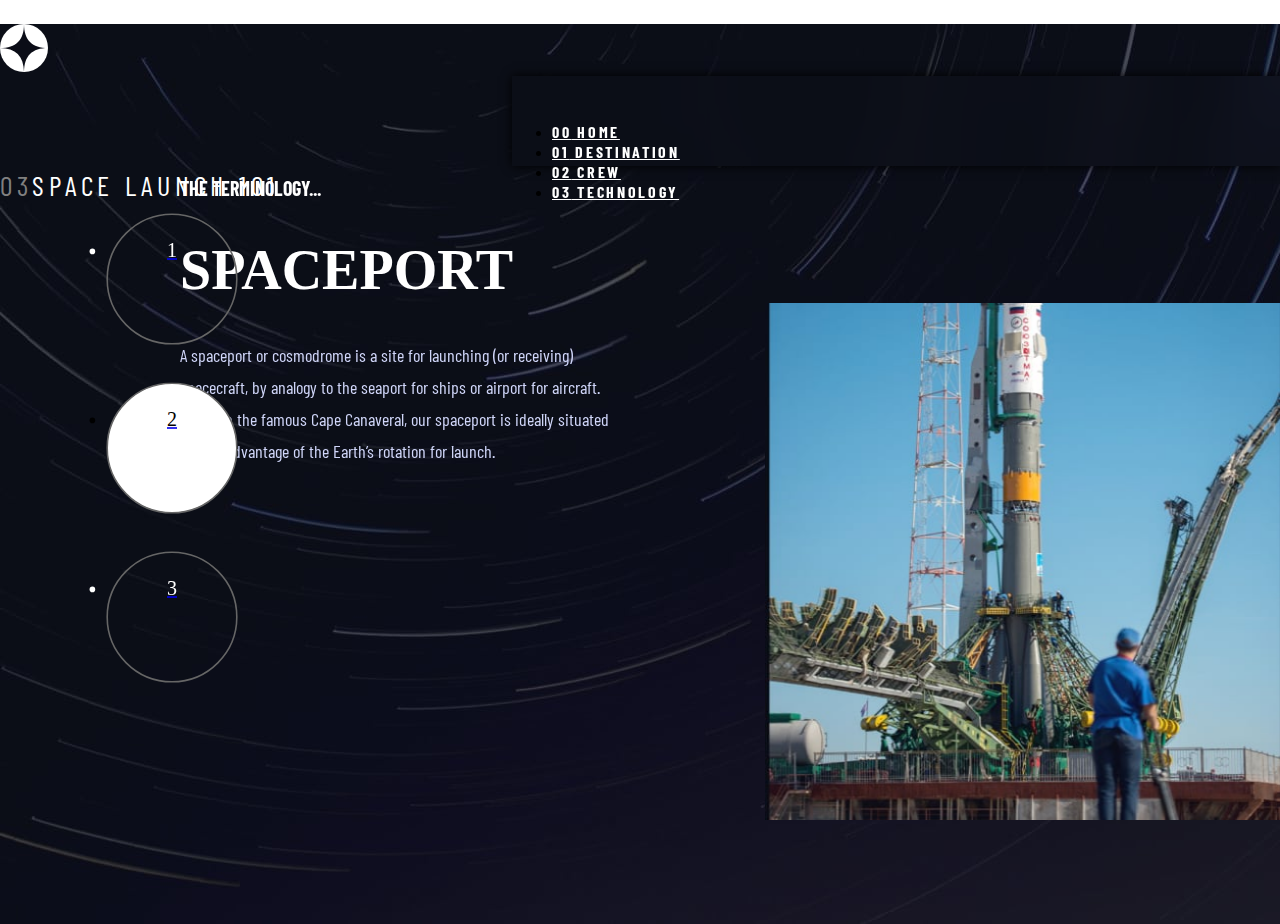
<file: technology-spaceport.html>
<!DOCTYPE html>
<html lang="en">
<head>
  <meta charset="UTF-8">
  <meta name="viewport" content="width=device-width, initial-scale=1.0">
  
  <link rel="icon" type="image/png" sizes="32x32" href="./assets/favicon-32x32.png">
  
  <title>Frontend Mentor | Space tourism website</title>
  <!--Bootstrap CSS only -->
  <link href="https://cdn.jsdelivr.net/npm/bootstrap@5.2.3/dist/css/bootstrap.min.css" rel="stylesheet" integrity="sha384-rbsA2VBKQhggwzxH7pPCaAqO46MgnOM80zW1RWuH61DGLwZJEdK2Kadq2F9CUG65" crossorigin="anonymous">
  <!-- CSS only -->
  <link rel="stylesheet" href="index.css">
  <!-- Font only -->
  <link rel="preconnect" href="https://fonts.googleapis.com">
  <link rel="preconnect" href="https://fonts.gstatic.com" crossorigin>
  <link href="https://fonts.googleapis.com/css2?family=Barlow+Condensed:wght@300&display=swap" rel="stylesheet">
</head>
<body>
  
  <div class="technologybackground">
    <!-- nav bar -->
    <nav class="navbar ">
      <div class="container-md navbar_above">
        <a href="#intro" class="navbar-brand">
          <img src="assets/shared/logo.svg" alt="">
        </a>
        
        <img src="assets/shared/icon-hamburger.svg" class="bar">
        
        
        <!-- <div class="longbar"></div> -->
        
        <div class=" mt-4 option">
          <ul class="d-flex column text-center list-unstyled  ">
            <li class="px-3  col-3"><a class="text-decoration-none push" href="index.html"><span class="d-none d-xl-inline">00</span> HOME</a></li>
            <li class="px-3  col-3"><a class="text-decoration-none push" href="destination-moon.html"><span class="d-none d-xl-inline">01</span> DESTINATION</a></li>
            <li class="px-3  col-3"><a class="text-decoration-none push" href="crew-commander.html"><span class="d-none d-xl-inline">02</span> CREW</a></li>
            <li class="px-3  col-3"><a class="text-decoration-none push" href="technology-vehicle.html"><span class="d-none d-xl-inline">03</span> TECHNOLOGY</a></li>
          </ul>
        </div>
        
        <div class="toggle_list">
          <ul>
            <li><a href="index.html" >HOME</a></li>
            <hr class="line">
            <li><a href="destination-moon.html" >DESTINATION</a></li>
            <hr class="line">
            <li><a href="crew-commander.html" >CREW</a></li>
            <hr class="line">
            <li><a href="technology-vehicle.html" >TECHNOLOGY</a></li>
          </ul>
        </div>
      </div>
    </nav>
    
    
    
    <!-- text -->
    <div class="contianer">
      <p class="meet text-md-start text-center my-5 my-lg-0"><span class="line pe-4">03</span>SPACE LAUNCH 101</p>
      <div class="row text_margin justify-content-around  align-items-center reverse ">
        
        <div class=" col-12 col-lg-6 text-lg-start text-center mt-lg-5 ">
          <div class="left my-0 my-md-5 my-lg-0">
            <ul class=" list-unstyled justify-content-center postpone1 my-0 my-md-3 ">
              <a href="technology-vehicle.html" class="text-decoration-none text-secondary"><li class="ball">1</li></a>
              <a href="technology-spaceport.html" class="text-decoration-none text-secondary"><li class="ballhover">2</li></a>
              <a href="technology-capsule.html" class="text-decoration-none text-secondary"><li class="ball">3</li></a>
            </ul>
            <h2 class="ter my-3 my-lg-0">THE TERMINOLOGY...</h2>
            <h1 class="launch my-3 my-lg-0">SPACEPORT</h1>
            <p class="below_space text-width my-3 my-lg-0 hello">A spaceport or cosmodrome is a site for launching (or receiving) spacecraft, by analogy to the seaport for ships or airport for aircraft. Based in the famous Cape Canaveral, our spaceport is ideally situated to take advantage of the Earth’s rotation for launch.</p>
            <ul class="list-unstyled postpone">
              <a href="technology-vehicle.html" class="text-decoration-none text-secondary"><li class="ball">1</li></a>
              <a href="technology-spaceport.html" class="text-decoration-none text-secondary"><li class="ballhover">2</li></a>
              <a href="technology-capsule.html" class="text-decoration-none text-secondary"><li class="ball">3</li></a>
            </ul>
          </div>
          
        </div>
        <div class="col-12 col-lg-6">
          <img src="assets/technology/image-spaceport-portrait.jpg" class="spacephoto">
          <img src="assets/technology/image-spaceport-landscape.jpg" class="spacephoto1">
        </div>
      </div>
    </div>
    
    
    
    
    
    
    <script src="https://cdn.jsdelivr.net/npm/bootstrap@5.2.3/dist/js/bootstrap.bundle.min.js" integrity="sha384-kenU1KFdBIe4zVF0s0G1M5b4hcpxyD9F7jL+jjXkk+Q2h455rYXK/7HAuoJl+0I4" crossorigin="anonymous"></script>
    <script src="index.js"></script>
  </body>
  </html>
</file>
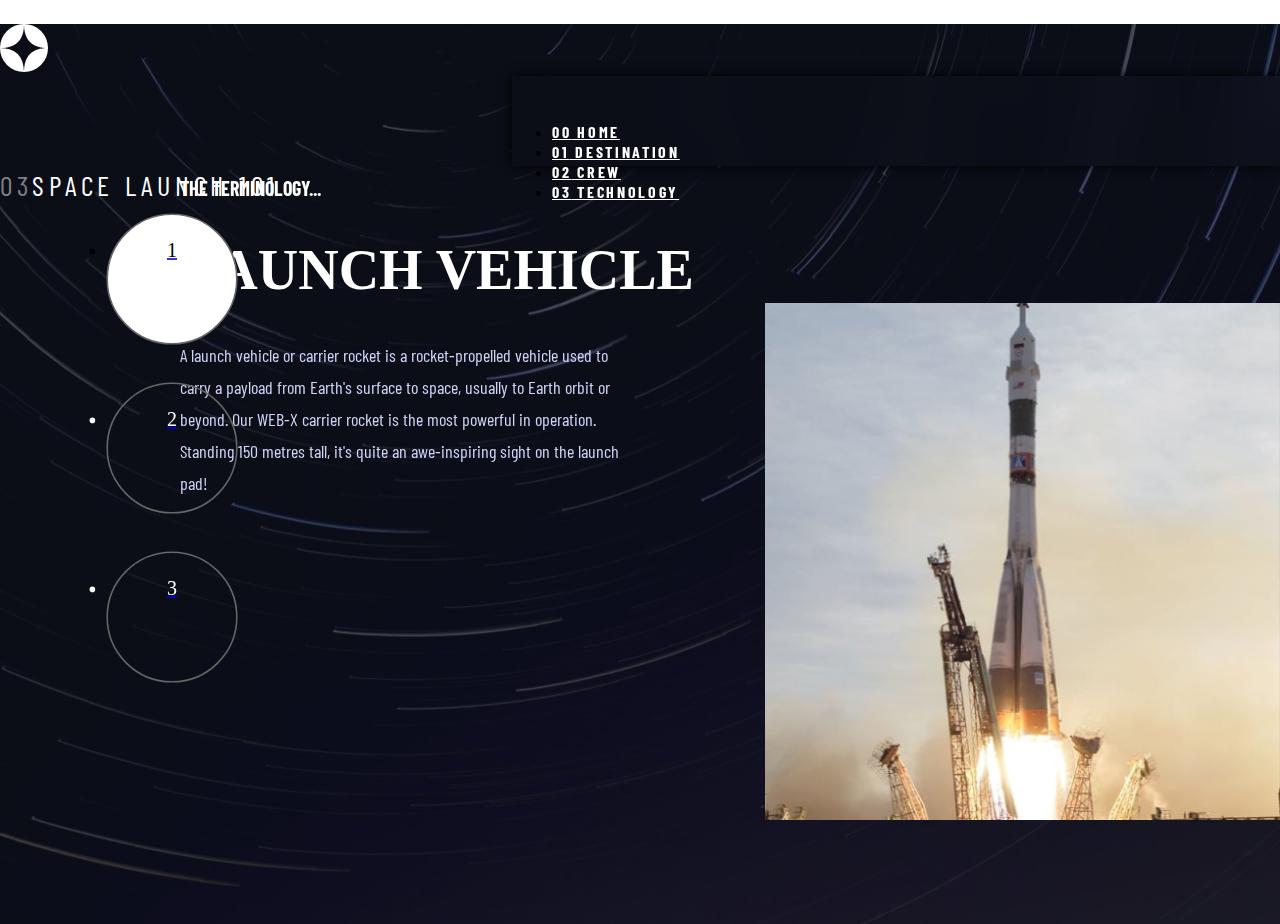
<file: technology-vehicle.html>
<!DOCTYPE html>
<html lang="en">
<head>
  <meta charset="UTF-8">
  <meta name="viewport" content="width=device-width, initial-scale=1.0">
  
  <link rel="icon" type="image/png" sizes="32x32" href="./assets/favicon-32x32.png">
  
  <title>Frontend Mentor | Space tourism website</title>
  <!--Bootstrap CSS only -->
  <link href="https://cdn.jsdelivr.net/npm/bootstrap@5.2.3/dist/css/bootstrap.min.css" rel="stylesheet" integrity="sha384-rbsA2VBKQhggwzxH7pPCaAqO46MgnOM80zW1RWuH61DGLwZJEdK2Kadq2F9CUG65" crossorigin="anonymous">
  <!-- CSS only -->
  <link rel="stylesheet" href="index.css">
  <!-- Font only -->
  <link rel="preconnect" href="https://fonts.googleapis.com">
  <link rel="preconnect" href="https://fonts.gstatic.com" crossorigin>
  <link href="https://fonts.googleapis.com/css2?family=Barlow+Condensed:wght@300&display=swap" rel="stylesheet">
</head>
<body>
  
  <div class="technologybackground">
    <!-- nav bar -->
    <nav class="navbar ">
      <div class="container-md navbar_above">
        <a href="#intro" class="navbar-brand">
          <img src="assets/shared/logo.svg" alt="">
        </a>
        
        <img src="assets/shared/icon-hamburger.svg" class="bar">
        
        
        <!-- <div class="longbar"></div> -->
        
        <div class=" mt-4 option">
          <ul class="d-flex column text-center list-unstyled  ">
            <li class="px-3  col-3"><a class="text-decoration-none push" href="index.html"><span class="d-none d-xl-inline">00</span> HOME</a></li>
            <li class="px-3  col-3"><a class="text-decoration-none push" href="destination-moon.html"><span class="d-none d-xl-inline">01</span> DESTINATION</a></li>
            <li class="px-3  col-3"><a class="text-decoration-none push" href="crew-commander.html"><span class="d-none d-xl-inline">02</span> CREW</a></li>
            <li class="px-3  col-3"><a class="text-decoration-none push" href="technology-vehicle.html"><span class="d-none d-xl-inline">03</span> TECHNOLOGY</a></li>
          </ul>
        </div>
        
        <div class="toggle_list">
          <ul>
            <li><a href="index.html" >HOME</a></li>
            <hr class="line">
            <li><a href="destination-moon.html" >DESTINATION</a></li>
            <hr class="line">
            <li><a href="crew-commander.html" >CREW</a></li>
            <hr class="line">
            <li><a href="technology-vehicle.html" >TECHNOLOGY</a></li>
          </ul>
        </div>
      </div>
    </nav>
    
    
    
    <!-- text -->
    <div class="contianer">
      <p class="meet text-md-start text-center my-5 my-lg-0"><span class="line pe-4">03</span>SPACE LAUNCH 101</p>
      <div class="row text_margin justify-content-around  align-items-center reverse ">
        
        <div class=" col-12 col-lg-6 text-lg-start text-center mt-lg-5 ">
          <div class="left my-0 my-md-5 my-lg-0">
            <ul class=" list-unstyled justify-content-center postpone1 my-0 my-md-3 ">
              <a href="technology-vehicle.html" class="text-decoration-none text-secondary"><li class="ballhover">1</li></a>
              <a href="technology-spaceport.html" class="text-decoration-none text-secondary"><li class="ball">2</li></a>
              <a href="technology-capsule.html" class="text-decoration-none text-secondary"><li class="ball">3</li></a>
            </ul>
            <h2 class="ter my-3 my-lg-0">THE TERMINOLOGY...</h2>
            <h1 class="launch my-3 my-lg-0">LAUNCH VEHICLE</h1>
            <p class="below_space text-width my-3 my-lg-0 hello">A launch vehicle or carrier rocket is a rocket-propelled vehicle used to carry a payload from Earth's surface to space, usually to Earth orbit or beyond. Our WEB-X carrier rocket is the most powerful in operation. Standing 150 metres tall, it's quite an awe-inspiring sight on the launch pad!</p>
            <ul class="list-unstyled postpone">
              <a href="technology-vehicle.html" class="text-decoration-none text-secondary"><li class="ballhover">1</li></a>
              <a href="technology-spaceport.html" class="text-decoration-none text-secondary"><li class="ball">2</li></a>
              <a href="technology-capsule.html" class="text-decoration-none text-secondary"><li class="ball">3</li></a>
            </ul>
          </div>
          
        </div>
        <div class="col-12 col-lg-6">
          <img src="assets/technology/image-launch-vehicle-portrait.jpg" class="spacephoto">
          <img src="assets/technology/image-launch-vehicle-landscape.jpg" class="spacephoto1">
        </div>
      </div>
    </div>
    
    
    
    
    
    
    <script src="https://cdn.jsdelivr.net/npm/bootstrap@5.2.3/dist/js/bootstrap.bundle.min.js" integrity="sha384-kenU1KFdBIe4zVF0s0G1M5b4hcpxyD9F7jL+jjXkk+Q2h455rYXK/7HAuoJl+0I4" crossorigin="anonymous"></script>
    <script src="index.js"></script>
  </body>
  </html>
</file>
<file: index.css>
/* css for home */
/* laptop view */
html,body{
    padding: 0 ;
    margin: 0;
}

::-webkit-scrollbar {
    display: none;
}
body{
    overflow-x: hidden;
}
.navbar_above{
    margin-top: 1.5rem;
}
.homebackground{
    background-image: url(assets/home/background-home-desktop.jpg);
    background-position: center;
    background-size: cover;
    width: 100vw;
    
    height: 100vh;
    background-repeat: no-repeat;
    
}
.option{
    backdrop-filter:blur(30px) ;
    
    width: 60%;
    position: absolute;
    right: 0;
    box-sizing: border-box;
    box-shadow: 0px 0px 10px rgb(0, 0, 0.1);
    height: 90px;
    padding-top: 30px;
}

.push{
    
    font-size: 16px;
    font-family: 'Barlow Condensed', sans-serif;
    font-weight: bold;
    color: #ffff;
    letter-spacing: 2.7px;
    cursor: pointer;
}

.longbar{
    width: 420px;
    height: 0.5px;
    position: absolute;
    z-index: 1;
    top: 69px;
    left: 200px;
    background-color: grey;
}
.bar{
    display: none;
}
.tabButton{
    cursor: pointer;
}
.text_margin{
    margin-top: 13%;
}
.above_space{
    font-family: 'Barlow Condensed', sans-serif;
    font-size: 28px;
    letter-spacing: 4.72px;
    color: #D0D6F9;
}
.space{
    font-family: 'Barlow Condensed', sans-serif;
    font-family: 'Bellefair', serif;
    font-size: 150px;
    color: #ffff;
}
.below_space{
    font-family: 'Barlow Condensed', sans-serif;
    font-size: 18px;
    line-height: 32px;
    color: #D0D6F9;
}
.explore{
    border-radius: 50%;
    width: 274px;
    height: 274px;
    font-family: 'Bellefair', serif;
    font-size: 32px;
    letter-spacing: 2px;
    margin-left: 20%;
    cursor: pointer;
}

.toggle_list{
    display: none;
}






/* tablet view */
@media (max-width:1000px) {
    .homebackground{
        background-image: url(assets/home/background-home-tablet.jpg);
        background-position: center;
        background-size: cover;
        width: 100vw;
        height: 100%;
        background-repeat: no-repeat;
    }
    .longbar{
        display: none;
    }
    .push{
        
        font-size: 16px;
        font-family: 'Barlow Condensed', sans-serif;
        font-weight: bold;
        color: #ffff;
        letter-spacing: 2.7px;
        cursor: pointer;
    }
    .push:hover{
        color:gray;
        transition: 0.3s;
    }
    .navbar_above{
        margin-top: 0rem;
    }
    .explore{
        margin: 160px auto;
        width: 242px;
        height: 242px;
    }
    
    
    
    
}
/* mobile view */
@media (max-width:600px) {
    .homebackground{
        background-image: url(assets/home/background-home-mobile.jpg);
        background-position: center;
        background-size: cover;
        width: 100vw;
        height: 100%;
        background-repeat: no-repeat;
    }
    .bar{
        display: inline;
        cursor: pointer;
    }
    .option{
        display: none;
    }
    .longbar{
        display: none;
    }
    .explore{
        width: 150px;
        height: 150px;
        font-size: 20px;
    }
    .above_space{
        font-size:16px ;
    }
    .space{
        font-size: 80px;
    }
    .below_space{
        font-size: 15px;
    }
    .toggle_list{
        border: 2px solid white;
        max-width: 100%;
        width: 70%;
        background-color: #030a25;
        border-radius: 5px;
        position: absolute;
        padding: 10px;
        z-index: 1;
        left: 0;
        right: 0;
        
        transform: translateY(-100%);
        margin: 0px auto;
        display: flex;
        flex-direction: column;
        justify-content: center;
        align-items: center;
        text-align: center;
        
    }
    .toggle_list ul{
        padding-left: 15px;
        
    }
    .toggle_list ul li{
       font-size: 20px;
       font-family: 'Barlow Condensed';
        display: block;
        font-weight: bold;
        letter-spacing: 2px;
        
    }
    .toggle_list ul li a{
        color: white;
        font-size: 20px;
        user-select: none;
        text-decoration: none;
        list-style: none;
    }
    .show{
        transform: translateY(100%);
        
        transition:all 1s ease-in-out;
    }
}

/* css for DESTINATION */
/* laptop view */
.destinationbackground{
    background-image: url(assets/destination/background-destination-desktop.jpg);
    background-position: center;
    background-size: cover;
    width: 100vw;
    height: 100%;
    background-repeat: no-repeat;
}

.moon{
    width: 445px;
    height: 445px;
}
.tabsmenu .destitab{
    margin: 0;
    padding: 0;
    position: relative;
}
.tabsmenu .destitab li{
    display: inline-block;
    
    padding: 10px 20px;
    color: white;
    user-select: none;
    cursor: pointer;
    
}
.tabsmenu .destitab li::after{
    content: '';
    display: block;
    width: 0%;
    height: 3px;
    background-color: #D0D6F9;
    transition: 0.5s;
    margin-right: auto;
}
.tabsmenu .destitab li:hover::after{
    width: 100%;
    transition: 0.4s ease-in-out;
}

.slidebar{
    background-color: transparent;
    width: 50px;
    height: 5px;
    transition: all .5s ease-in-out;
}
.tabsmenu{
    height: 472px;
    width: 445px;
}
.moonpone{
    font-size: 100px;
}
.line{
    height: 5px;
    color: grey;
}
.subHeading2{
    font-size: 14px;
    font-family: 'Barlow Condensed', sans-serif; 
    letter-spacing:2.36px ;
    color: #ffff;
}
.subHeading1{
    font-size: 28px;
    font-family: 'Bellefair', serif;
    color: #ffff;
}
.text_margin_destination{
    margin-top: 10%;
    padding-bottom: 50px;
}
.pick{
    font-size:28px ;
    color: #ffff;
    font-family: 'Barlow Condensed', sans-serif;
    letter-spacing:4.72px ;
    position: absolute;
    top: 150px;
    left: 40px;
}



/* tablet view */
@media (max-width:1550px) {
    .destinationbackground{
        background-image: url(assets/destination/background-destination-desktop.jpg);
        background-position: center;
        background-size: cover;
        width: 100vw;
        height: auto;
        background-repeat: no-repeat;
    }
    .moon{
        width: 300px;
        height: 300px;
    }
    .moonpone{
        font-size: 80px;
    }
    .pick{
        top: 110px;
        left: 0px;
        font-size: 20px;
        letter-spacing: 3.38px;
        position: absolute;
    }
}


/* mobile view */
@media (max-width:600px) {
    .destinationbackground{
        background-image: url(assets/destination/background-destination-desktop.jpg);
        background-position: center;
        background-size: cover;
        width: 100vw;
        height: 100%;
        background-repeat: no-repeat;
    }
    .moon{
        width: 170px;
        height: 170px;
    }
    .moonpone{
        font-size: 56px;
    }
    .pick{
        font-size: 16px;
        letter-spacing: 2.7px;
        top: 88px;
        left: 0px;
        
       
        position: absolute;
    }
}



/* css for crew page */
/* laptop view */
@media (max-width:1550px) {
    .crewbackground{
        background-image: url(assets/crew/background-crew-desktop.jpg);
        background-position: center;
        background-size: cover;
        width: 100vw;
        
        height: 100vh;
        background-repeat: no-repeat;
        overflow-y: hidden;
    }
    
    .crew1{
        width: 568.07px;
        height: 600px;
        object-fit: contain;
        position: absolute;
        bottom: 0px;
        right: 130px;
        left: 735px;
    }
    .career{
        font-size: 32px;
        font-family: 'Bellefair';
        color: #ffff;
        opacity: 50.42%;
        letter-spacing: 2px;
        
    }
    .name{
        font-size: 56px;
        font-family: 'Bellafair';
        color: #fff; ;
        letter-spacing: 2px;
    }
    
    .profile{
        height:512px;
        object-fit: contain;
        width: 568px;
        position: absolute;
         bottom: 0;
        right: 0px; 
        
        /* margin-right: 20px; */
        
        
    }
    .text-width{
        width: 444px;
        height: 128px;
        line-height: 32px;
        
    }
    .meet{
        font-size:28px ;
        color: #ffff;
        font-family: 'Barlow Condensed', sans-serif;
        letter-spacing:4.72px ;
        position: absolute;
        top: 140px;
    }
    .columnH{
        height: 512px;
        width: 568px;
    }
    .numberTab{
        cursor: pointer;
        color: white;
        font-size: 17px;
        font-weight: bold;
       
    }
    
    .numberTabHover{
        width: 20px;
        height: 27px;
        border: 2px solid white;
        border-radius: 100%;
        margin: 6px;
        cursor: pointer;
        background-color: white;
        scale: 0.5;
    }
    .circle{
        width: 20px;
        height: 27px;
        border: 2px solid white;
        border-radius: 100%;
        margin: 6px;
        cursor: pointer;
        opacity: 0.1;
        background-color: white;
        scale: 0.5;
    }
}



/* tablet view */
@media (max-width:1000px) {
    .crewbackground{
        background-image: url(assets/crew/background-crew-desktop.jpg);
        background-position: center;
        background-size: cover;
        width: 100vw;
        
        height: 100%;
        background-repeat: no-repeat;
    }
    .text-width{
        width: 458px;
        height: 84px;
        line-height: 28px;
        margin: 0 auto;
    }
    .meet{
        position: unset;
        
    }
    .career{
        font-size: 24px;
    }
    .name{
        font-size: 40px;
    }
    .text-width{
        width: 458px;
        height: 84px;
    }
    .profile{
        position: unset;
        
        width: 456px;
        height: 572px;
    }
    .bor{   
        padding: auto;
    }
    
    
    
}
@media (max-width:600px) {
    .crewbackground{
        background-image: url(assets/crew/background-crew-desktop.jpg);
        background-position: center;
        background-size: cover;
        width: 100%;
        
        height: 100%;
        background-repeat: no-repeat;
    }
    .profile{
        width: 177px;
        height: 222px;
        position: unset;
        padding-left: 20px;
    }
    .text-width{
        width: 300px;
        height: 100px;
    }
    .career{
        font-size: 16px;
    }
    .name{
        font-size: 24px;
    }
    .bor{
        border: 2px solid grey;
        border-top: 0;
        border-left: 0;
        border-right: 0;
        width: 327px;
        height: 223px;
        margin: 0 auto;
    }
    .changedirection{
        display: flex;
        flex-direction: column-reverse;
    }
    .meet{
        position: absolute;
        top: 40px;
        font-size: 16px;
        left: 0;
        right: 0;
        margin: 0 auto;
    }
   
}

/* css for technology */
/* laptop view */
.technologybackground{
    background-image: url(assets/technology/background-technology-desktop.jpg);
    background-position: center;
    background-size: cover;
    width: 100%;
    height: 100vh;
    background-repeat: no-repeat;
}
.ball{
    border-radius: 50%;
    width: 100px;
    height: 100px;
    padding:30px;
    font-size: 25px;
    background: transparent;
    border: 2px solid #666;
    color: white;
    margin-top: 5px;
    text-align: center;
    scale: 0.8;
    cursor: pointer;
}
.ballhover{
    border-radius: 50%;
    width: 100px;
    height: 100px;
    padding:30px;
    font-size: 25px;
    background: white;
    border: 2px solid #666;
    color: black;
    margin-top: 5px;
    text-align: center;
    scale: 0.8;
    cursor: pointer;
}
.postpone{
    position: absolute;
    top: 0;
    left: -130px;
    display: block;
}
.spacephoto{
   position: absolute;
   right: 0;
   bottom: 80px;
   width: 515px;
   height: 517px;
}
.left{
    margin-left:180px ;
    position: relative;
}
.spacephoto1{
    display: none;
}
.postpone1{
    display: none;
}
.reverse{
    margin-top: 100px;
}
.ter{
    font-family: 'Barlow Condensed';
    font-size: 20px;
    color: white;
    font-weight: bold;
}
.launch{
    font-size: 56px;
    font-family: Cambria, Cochin, Georgia, Times, 'Times New Roman', serif;
    color: white;

}
.hello{
    height: auto;
}
/* tablet view */
@media (max-width:1000px) {
    .technologybackground{
        height: 100%;
    }
    .spacephoto{
        position: unset;
        display: none;
      
    }
    .spacephoto1{
        display: block;
        width: 100vw;
    }
    .left{
        margin-left: 0px;
        position: relative;
    }
    .postpone{
        display: none;
    }
    .postpone1{
        display: flex;
        flex-direction: row;

    }
    .reverse{
        flex-direction: column-reverse;
        
    }
    .ball{
        scale: 0.7;
    }
    .ballhover{
        scale: 0.7;
    }
}
/* mobile view */
@media (max-width:600px) {
    .technologybackground{
        height: 100%;
        
    }
    .ter{
        font-size: 14px;
    }
    .launch{
        font-size: 24px;
    }
    .reverse{
        margin-top:100px ;
    }
    .ball{
        scale: 0.5;
        
    }
    .ballhover{
        scale: 0.5;
    }
    
}
</file>
